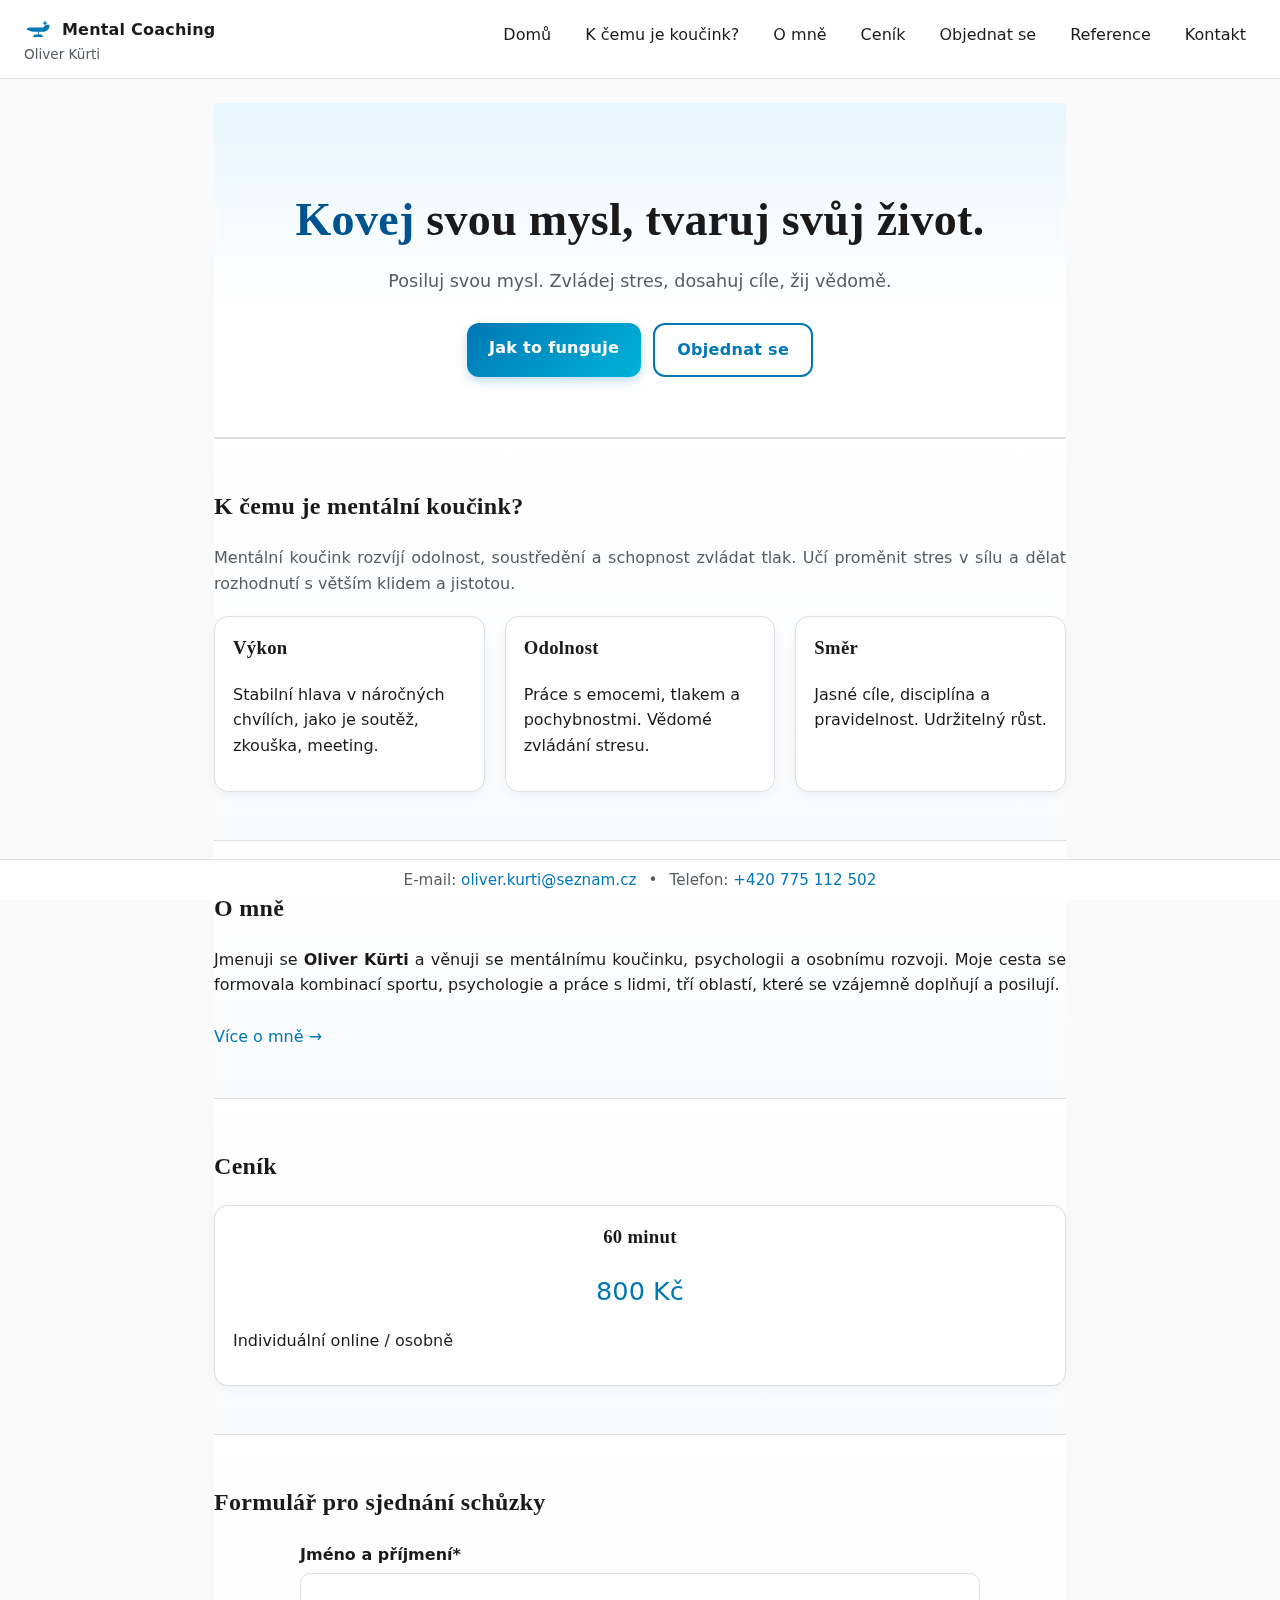
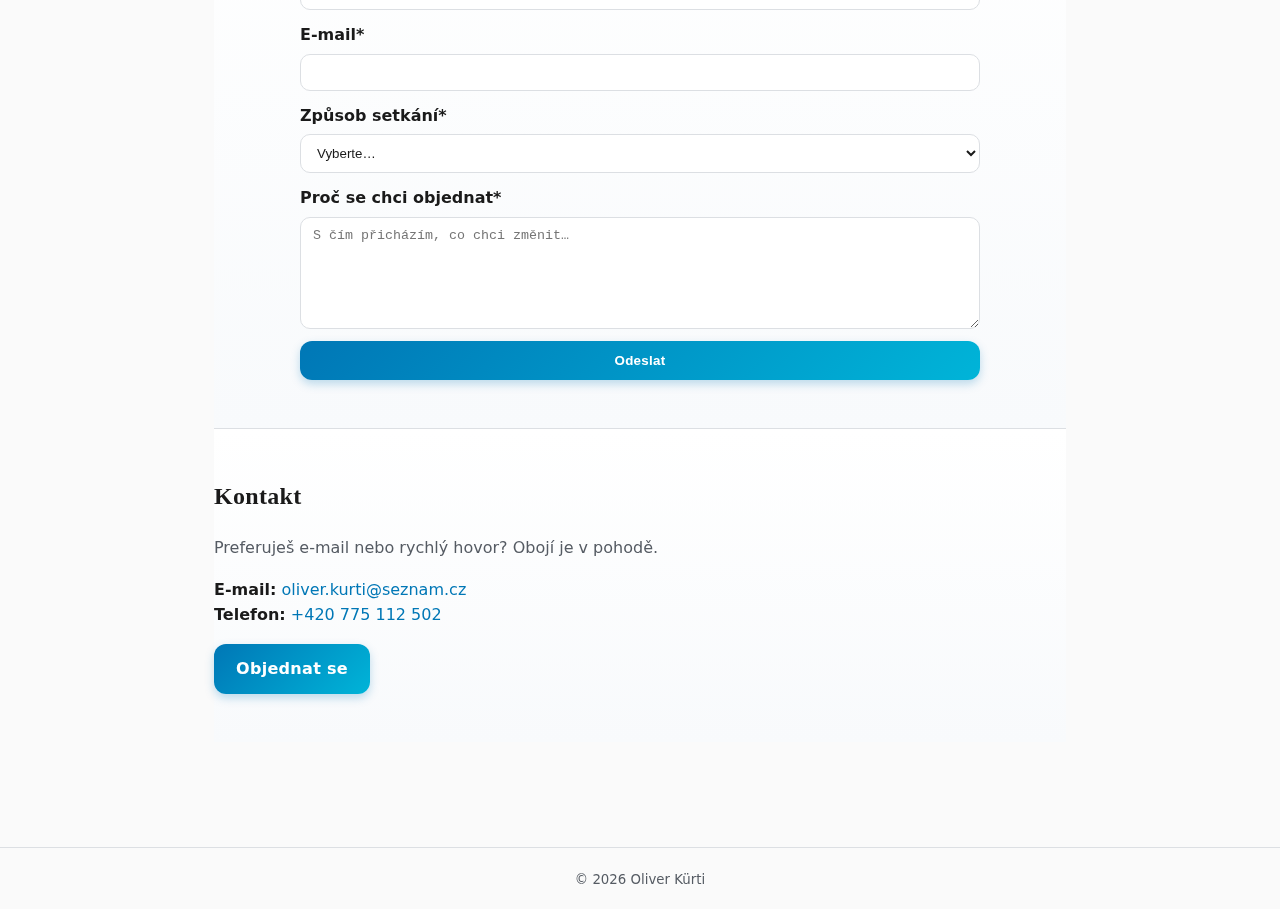
<file: index.html>
<!doctype html>
<html lang="cs">
<head>
  <meta charset="utf-8" />
  <meta name="viewport" content="width=device-width, initial-scale=1" />
  <title>Mental Coaching — Oliver Kürti</title>
  <meta name="description" content="Mentální koučink: výkon, odolnost, rovnováha. Oliver Kurti." />
  <link rel="stylesheet" href="style.css" />
  <link rel="icon" href="data:;base64,iVBORw0KGgo=" />
</head>
<body>
  <!-- HLAVIČKA (ponecháváme tvůj styl + logo kovadliny) -->
  <header class="site-header">
    <div class="brand-block">
      <div class="brand-row">
        <svg class="logo" viewBox="0 0 64 64" aria-hidden="true" focusable="false">
          <path d="M48 10 l2 4 l4 2 l-4 2 l-2 4 l-2-4 l-4-2 l4-2 z" fill="currentColor" opacity="0.95"/>
          <path d="M6 32 c6 0 10 4 16 4 h10 v6 h-8 l-4 6 h24 l-4-6 h-6 v-6 h10
                   c8 0 14-6 14-12 v-4 h-8 l-6 6 h-30 c-6 0-8 2-8 6z" fill="currentColor"/>
        </svg>
        <a class="brand" href="#domu">Mental Coaching</a>
      </div>
      <span class="subtitle">Oliver Kürti</span>
    </div>

    <nav class="nav">
      <a class="nav-link" href="#domu">Domů</a>
      <a class="nav-link" href="#proc">K čemu je koučink?</a>
      <a class="nav-link" href="#o-mne">O mně</a>
      <a class="nav-link" href="#cenik">Ceník</a>
      <a class="nav-link" href="#objednat">Objednat se</a>
      <a class="nav-link" href="#reference">Reference</a>
      <a class="nav-link" href="#kontakt">Kontakt</a>
    </nav>
  </header>

  <main id="domu" class="container">
    <!-- HERO -->
    <section class="hero hero-center">
      <h1><span class="accent">Kovej</span> svou mysl, tvaruj svůj život.</h1>
      <p class="lead">Posiluj svou mysl. Zvládej stres, dosahuj cíle, žij vědomě.</p>
      <div class="cta-row">
        <a class="btn" href="#proc">Jak to funguje</a>
        <a class="btn ghost" href="#objednat">Objednat se</a>
      </div>
    </section>

    <!-- K ČEMU JE KOUČINK -->
    <section id="proc" class="section">
      <h2>K čemu je mentální koučink?</h2>
      <p class="muted">
        Mentální koučink rozvíjí odolnost, soustředění a schopnost zvládat tlak.
        Učí proměnit stres v sílu a dělat rozhodnutí s větším klidem a jistotou.
      </p>
      <div class="features">
        <div class="feature"><h3>Výkon</h3><p>Stabilní hlava v náročných chvílích, jako je soutěž, zkouška, meeting.</p></div>
        <div class="feature"><h3>Odolnost</h3><p>Práce s emocemi, tlakem a pochybnostmi. Vědomé zvládání stresu.</p></div>
        <div class="feature"><h3>Směr</h3><p>Jasné cíle, disciplína a pravidelnost. Udržitelný růst.</p></div>
      </div>
    </section>

    <!-- O MNĚ -->
    <section id="o-mne" class="section">
      <h2>O mně</h2>
      <p>
        Jmenuji se <strong>Oliver Kürti</strong> a věnuji se mentálnímu koučinku, psychologii a osobnímu rozvoji.
        Moje cesta se formovala kombinací sportu, psychologie a práce s lidmi, tří oblastí, které se vzájemně doplňují a posilují.
      </p>
      <a class="card-link" href="o-mne.html" aria-label="Více o mně">Více o mně →</a>
    </section>

    <!-- CENÍK -->
    <section id="cenik" class="section">
      <h2>Ceník</h2>
      <div class="pricing">
        <div class="price-card">
          <h3>60 minut</h3>
          <div class="price">800 Kč</div>
          <p>Individuální online / osobně</p>
        </div>
    </section>

    <!-- OBJEDNÁVKA -->
    <section id="objednat" class="section">
      <h2>Formulář pro sjednání schůzky</h2>
      <!-- Varianta A: mailto (funguje hned) -->
      <form class="stack" action="mailto:oliver.kurti@seznam.cz" method="post" enctype="text/plain">
        <label>Jméno a příjmení*<input required name="jmeno" type="text" /></label>
        <label>E-mail*<input required name="email" type="email" /></label>
        <label>Způsob setkání*
          <select name="zpusob" required>
            <option value="">Vyberte…</option>
            <option>Koučink naživo</option>
            <option>Koučink on-line</option>
          </select>
        </label>
        <label>Proč se chci objednat*
          <textarea required name="duvod" rows="6" placeholder="S čím přicházím, co chci změnit…"></textarea>
        </label>
        <button class="btn" type="submit">Odeslat</button>
      </form>

      <!-- Varianta B (doporučeno): Formspree – až založíš endpoint, nahraď action="...":
      <form class="stack" action="https://formspree.io/f/TVUJ_KOD" method="POST"> ... </form>
      -->
    </section>

    <!-- KONTAKT sekce (duplicitně kvůli kotvě) -->
    <section id="kontakt" class="section">
      <h2>Kontakt</h2>
      <p class="muted">Preferuješ e-mail nebo rychlý hovor? Obojí je v pohodě.</p>
      <p><strong>E-mail:</strong> <a href="mailto:oliver.kurti@seznam.cz">oliver.kurti@seznam.cz</a><br>
         <strong>Telefon:</strong> <a href="tel:+420775112502">+420&nbsp;775&nbsp;112&nbsp;502</a></p>
      <a class="btn" href="#objednat">Objednat se</a>
    </section>
  </main>

  <!-- ÚZKÝ KONTAKTNÍ PÁS (sticky) -->
  <aside class="contact-bar">
    <div class="contact-content">
      <span>E-mail: <a href="mailto:oliver.kurti@seznam.cz">oliver.kurti@seznam.cz</a></span>
      <span>•</span>
      <span>Telefon: <a href="tel:+420775112502">+420&nbsp;775&nbsp;112&nbsp;502</a></span>
    </div>
  </aside>

  <footer class="site-footer">
    <small>© <span id="year"></span> Oliver Kürti</small>
  </footer>

  <script>
    document.getElementById('year').textContent = new Date().getFullYear();
  </script>
</body>
</html>
</file>
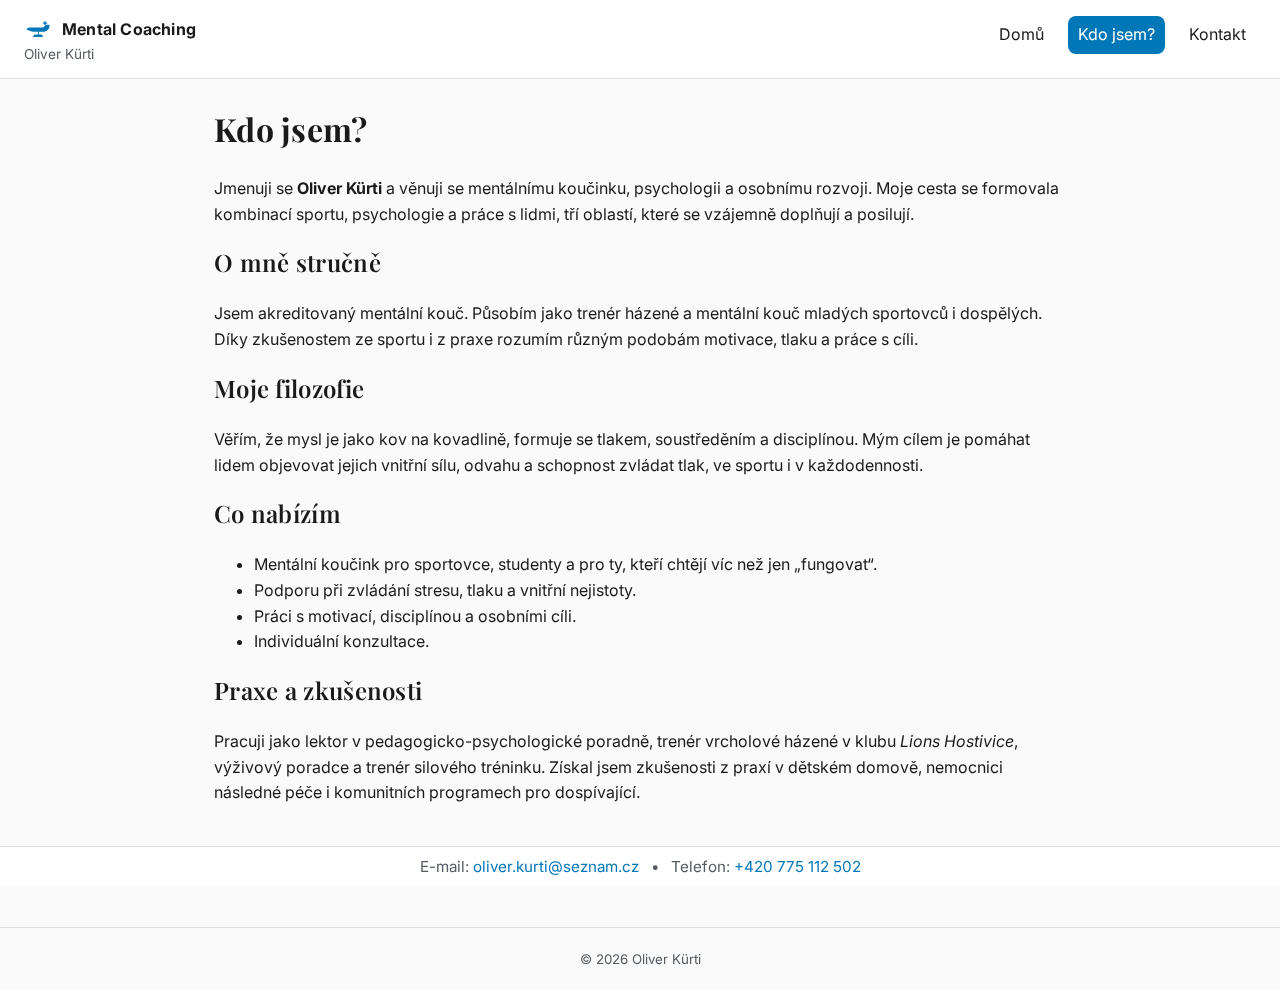
<file: Kdo-jsem.html>
<!doctype html>
<html lang="cs">
<head>
  <meta charset="utf-8" />
  <link href="https://fonts.googleapis.com/css2?family=Inter:wght@400;600&family=Playfair+Display:wght@600;700&display=swap" rel="stylesheet">
  <meta name="viewport" content="width=device-width, initial-scale=1" />
  <title>Kdo jsem? — Mental Coaching</title>
  <meta name="description" content="Kdo jsem, čemu se věnuji a jak pracuji." />
  <link rel="stylesheet" href="style.css" />
  <link rel="icon" href="data:;base64,iVBORw0KGgo=" />
</head>
<body>
  <header class="site-header">
    <div class="brand-block">
      <div class="brand-row">
        <svg class="logo" viewBox="0 0 64 64" aria-hidden="true" focusable="false">
          <path d="M48 10 l2 4 l4 2 l-4 2 l-2 4 l-2-4 l-4-2 l4-2 z" fill="currentColor" opacity="0.95"/>
          <path d="M6 32 c6 0 10 4 16 4 h10 v6 h-8 l-4 6 h24 l-4-6 h-6 v-6 h10
                   c8 0 14-6 14-12 v-4 h-8 l-6 6 h-30 c-6 0-8 2-8 6z" fill="currentColor"/>
        </svg>
        <a class="brand" href="index.html">Mental Coaching</a>
      </div>
      <span class="subtitle">Oliver Kürti</span>
    </div>

    <nav class="nav">
      <a class="nav-link" href="index.html">Domů</a>
      <a class="nav-link active" href="o-mne.html">Kdo jsem?</a>
      <a class="nav-link" href="kontakt.html">Kontakt</a>
    </nav>
  </header>

  <main class="container">
    <article class="prose">
      <h1>Kdo jsem?</h1>
      <p>
        Jmenuji se <strong>Oliver Kürti</strong> a věnuji se mentálnímu koučinku, psychologii a osobnímu rozvoji.
        Moje cesta se formovala kombinací sportu, psychologie a práce s lidmi, tří oblastí, které se vzájemně doplňují a posilují.
      </p>

      <h2>O mně stručně</h2>
      <p>
        Jsem akreditovaný mentální kouč. Působím jako trenér házené a mentální kouč mladých sportovců i dospělých.
        Díky zkušenostem ze sportu i z praxe rozumím různým podobám motivace, tlaku a práce s cíli.
      </p>

      <h2>Moje filozofie</h2>
      <p>
        Věřím, že mysl je jako kov na kovadlině, formuje se tlakem, soustředěním a disciplínou.
        Mým cílem je pomáhat lidem objevovat jejich vnitřní sílu, odvahu a schopnost zvládat tlak, ve sportu i v každodennosti.
      </p>

      <h2>Co nabízím</h2>
      <ul>
        <li>Mentální koučink pro sportovce, studenty a pro ty, kteří chtějí víc než jen „fungovat“.</li>
        <li>Podporu při zvládání stresu, tlaku a vnitřní nejistoty.</li>
        <li>Práci s motivací, disciplínou a osobními cíli.</li>
        <li>Individuální konzultace.</li>
      </ul>

      <h2>Praxe a zkušenosti</h2>
      <p>
        Pracuji jako lektor v pedagogicko-psychologické poradně, 
        trenér vrcholové házené v klubu <em>Lions Hostivice</em>,
        výživový poradce a trenér silového tréninku.
        Získal jsem zkušenosti z praxí v dětském domově, nemocnici následné péče i komunitních programech pro dospívající.
      </p>
    </article>
  </main>

  <!-- úzký kontaktní pás dole -->
  <aside class="contact-bar">
    <div class="contact-content">
      <span>E-mail: <a href="mailto:oliver.kurti@seznam.cz">oliver.kurti@seznam.cz</a></span>
      <span>•</span>
      <span>Telefon: <a href="tel:+420775112502">+420&nbsp;775&nbsp;112&nbsp;502</a></span>
    </div>
  </aside>

  <footer class="site-footer">
    <small>© <span id="year"></span> Oliver Kürti</small>
  </footer>
  <script>document.getElementById('year').textContent = new Date().getFullYear();</script>
</body>
</html>
</file>
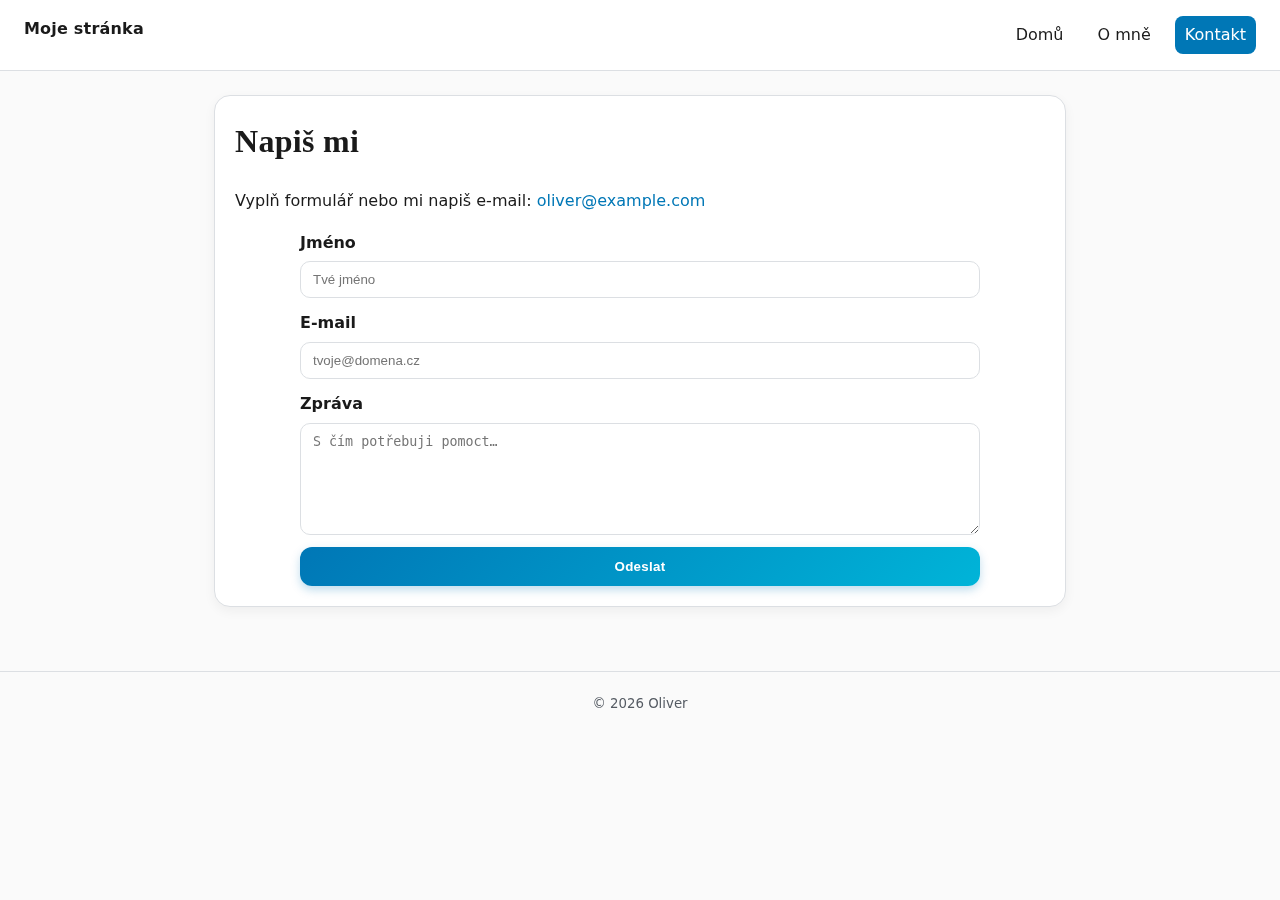
<file: kontakt.html>
<!doctype html>
<html lang="cs">
<head>
  <meta charset="utf-8" />
  <meta name="viewport" content="width=device-width, initial-scale=1" />
  <title>Kontakt — Moje stránka</title>
  <meta name="description" content="Jak mě kontaktovat a domluvit si spolupráci." />
  <link rel="stylesheet" href="style.css" />
  <link rel="icon" href="data:;base64,iVBORw0KGgo=" />
</head>
<body>
  <header class="site-header">
    <a class="brand" href="index.html">Moje stránka</a>
    <nav class="nav">
      <a class="nav-link" href="index.html">Domů</a>
      <a class="nav-link" href="o-mne.html">O mně</a>
      <a class="nav-link active" href="kontakt.html">Kontakt</a>
    </nav>
  </header>

  <main class="container">
    <section class="card form-card">
      <h1>Napiš mi</h1>
      <p>Vyplň formulář nebo mi napiš e-mail: <a href="mailto:oliver@example.com">oliver@example.com</a></p>

      <!-- Varianta A: mailto (funguje hned) -->
      <form action="mailto:oliver@example.com" method="post" enctype="text/plain">
        <label>
          Jméno
          <input required name="jmeno" type="text" placeholder="Tvé jméno" />
        </label>
        <label>
          E-mail
          <input required name="email" type="email" placeholder="tvoje@domena.cz" />
        </label>
        <label>
          Zpráva
          <textarea required name="zprava" rows="6" placeholder="S čím potřebuji pomoct…"></textarea>
        </label>
        <button class="btn" type="submit">Odeslat</button>
      </form>

      <!--
        Varianta B: Formspree (doporučeno)
        1) založ si účet na formspree.io
        2) vytvoř endpoint a nahraď akci níže, např. action="https://formspree.io/f/abcde"
        <form action="https://formspree.io/f/TVUJ_KOD" method="POST">
          ...
        </form>
      -->
    </section>
  </main>

  <footer class="site-footer">
    <small>© <span id="year"></span> Oliver</small>
  </footer>
  <script>document.getElementById('year').textContent = new Date().getFullYear();</script>
</body>
</html>
</file>
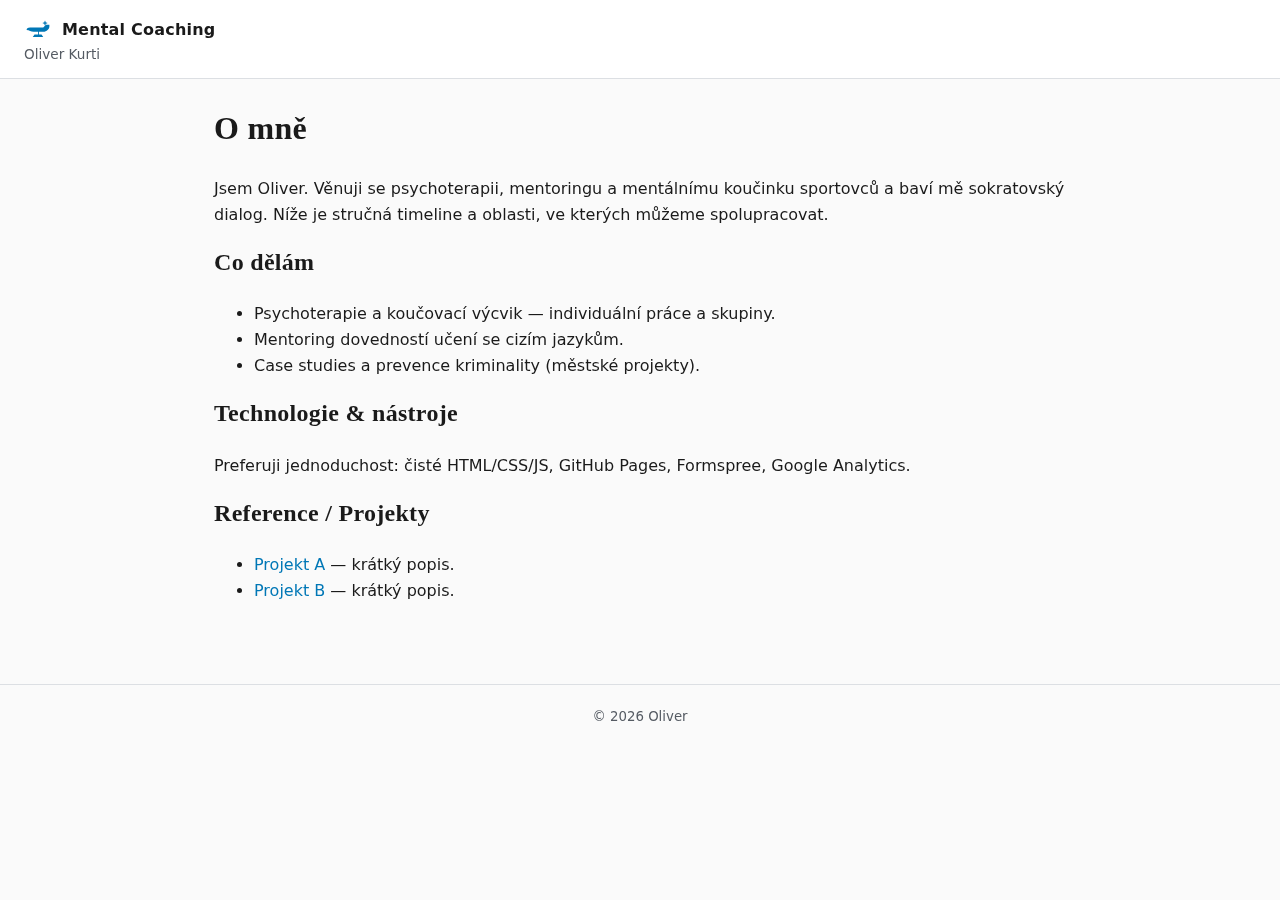
<file: o mně.html>
<!doctype html>
<html lang="cs">
<head>
  <meta charset="utf-8" />
  <meta name="viewport" content="width=device-width, initial-scale=1" />
  <title>O mně — Moje stránka</title>
  <meta name="description" content="Kdo jsem, čemu se věnuji a jak pracuji." />
  <link rel="stylesheet" href="style.css" />
  <link rel="icon" href="data:;base64,iVBORw0KGgo=" />
</head>
<body>
  <header class="site-header">
    <div class="brand-block">
  <div class="brand-row">
    <!-- Logo: kovadlina + jiskra (inline SVG, mění barvu podle --accent) -->
    <svg class="logo" viewBox="0 0 64 64" aria-hidden="true" focusable="false">
      <!-- jiskra (mentální aha-moment) -->
      <path d="M48 10 l2 4 l4 2 l-4 2 l-2 4 l-2-4 l-4-2 l4-2 z" fill="currentColor" opacity="0.9"/>
      <!-- kovadlina -->
      <path d="M6 32
               c6 0 10 4 16 4 h10 v6 h-8 l-4 6 h24 l-4-6 h-6 v-6 h10
               c8 0 14-6 14-12 v-4 h-8 l-6 6 h-30 c-6 0-8 2-8 6z"
            fill="currentColor"/>
    </svg>
    <a class="brand" href="index.html">Mental Coaching</a>
  </div>
  <span class="subtitle">Oliver Kurti</span>
</div>
  </header>

  <main class="container">
    <article class="prose">
      <h1>O mně</h1>
      <p>
        Jsem Oliver. Věnuji se psychoterapii, mentoringu a mentálnímu koučinku sportovců
        a baví mě sokratovský dialog. Níže je stručná timeline a oblasti, ve kterých můžeme spolupracovat.
      </p>

      <h2>Co dělám</h2>
      <ul>
        <li>Psychoterapie a koučovací výcvik — individuální práce a skupiny.</li>
        <li>Mentoring dovedností učení se cizím jazykům.</li>
        <li>Case studies a prevence kriminality (městské projekty).</li>
      </ul>

      <h2>Technologie & nástroje</h2>
      <p>Preferuji jednoduchost: čisté HTML/CSS/JS, GitHub Pages, Formspree, Google Analytics.</p>

      <h2>Reference / Projekty</h2>
      <ul>
        <li><a href="#" rel="noopener">Projekt A</a> — krátký popis.</li>
        <li><a href="#" rel="noopener">Projekt B</a> — krátký popis.</li>
      </ul>
    </article>
  </main>

  <footer class="site-footer">
    <small>© <span id="year"></span> Oliver</small>
  </footer>
  <script>document.getElementById('year').textContent = new Date().getFullYear();</script>
</body>
</html>
</file>
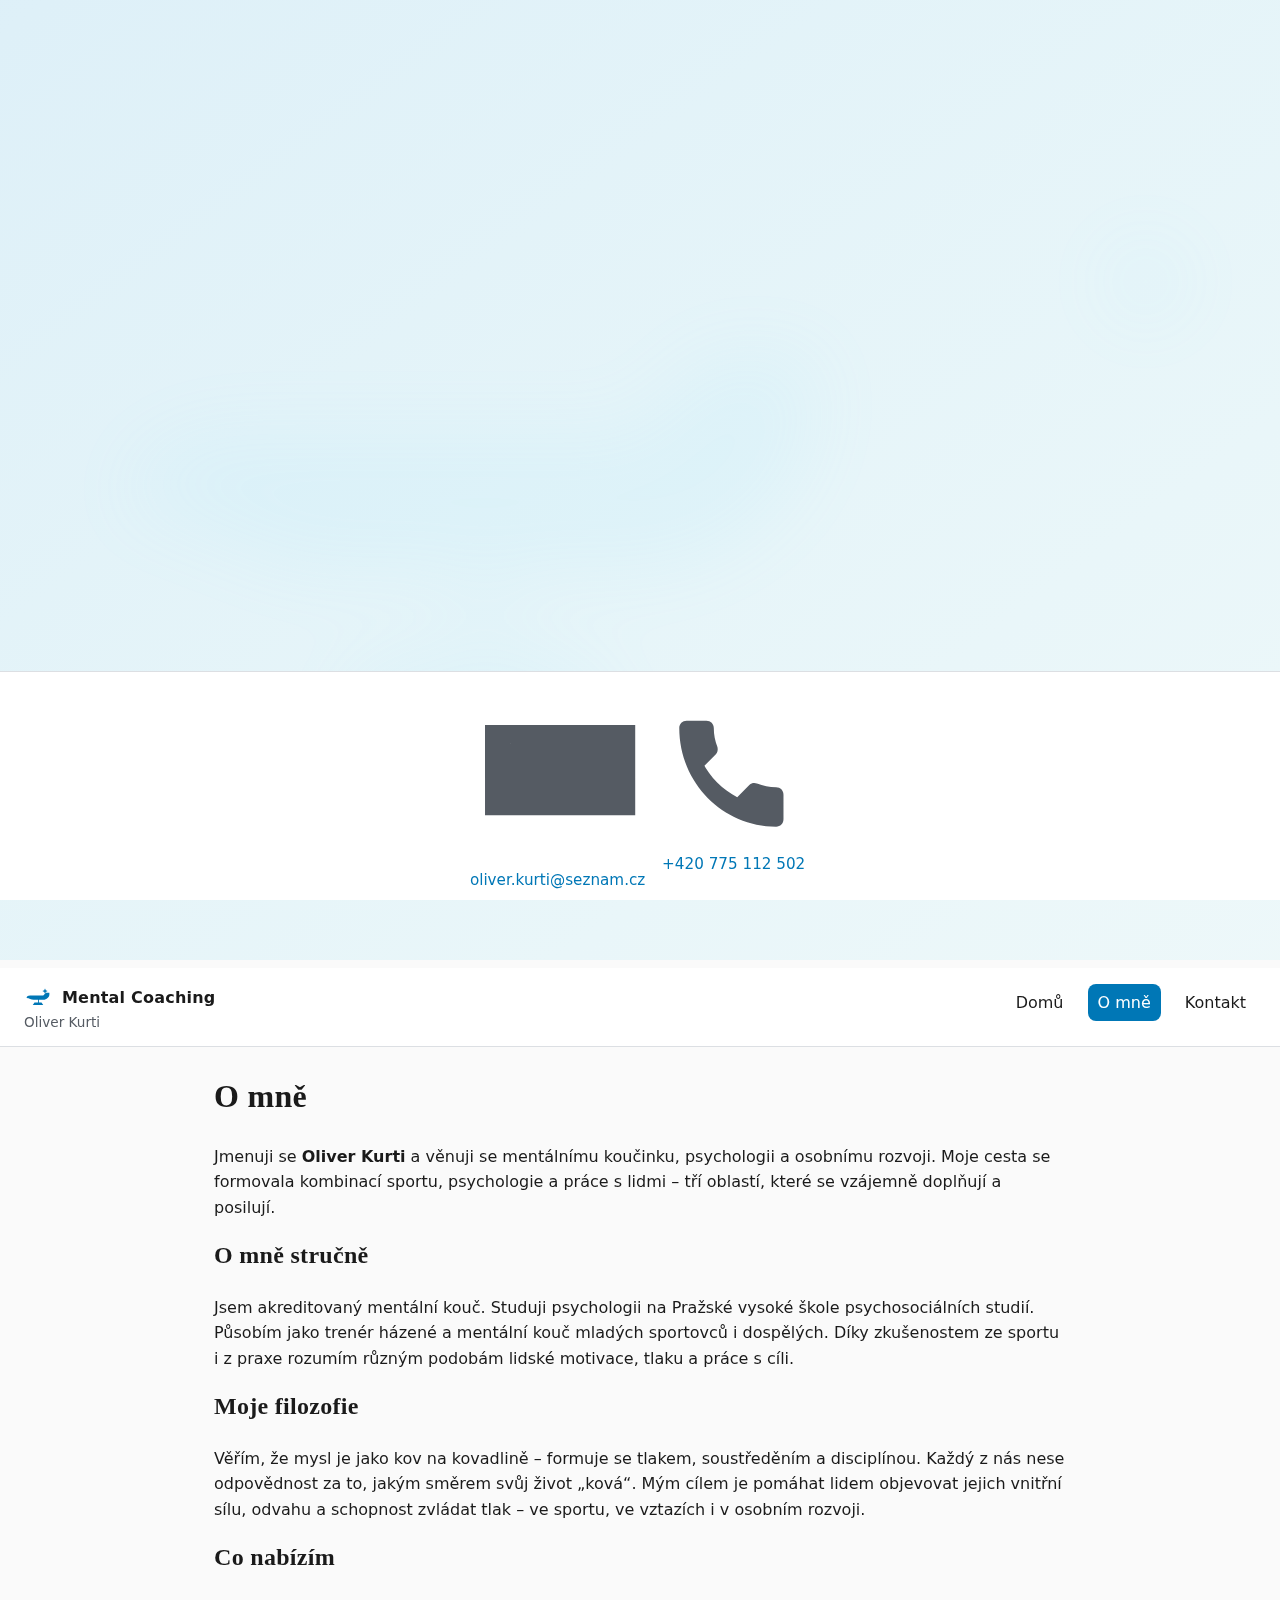
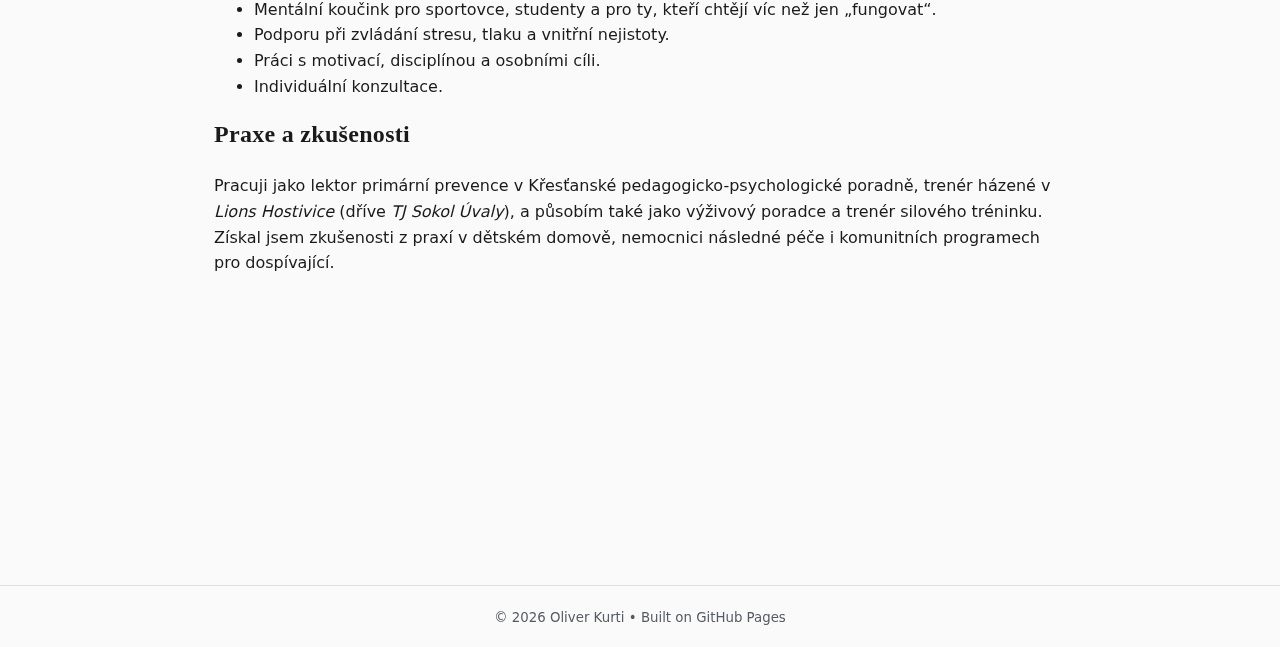
<file: o-mne.html>
<!doctype html>
<html lang="cs">
<head>
  <meta charset="utf-8" />
  <meta name="viewport" content="width=device-width, initial-scale=1" />
  <title>O mně — Mental Coaching</title>
  <meta name="description" content="Kdo jsem, čemu se věnuji a jak pracuji." />
  <link rel="stylesheet" href="style.css" />
  <link rel="icon" href="data:;base64,iVBORw0KGgo=" />
  <meta property="og:title" content="O mně — Mental Coaching" />
  <meta property="og:description" content="Mentální koučink, psychologie a osobní rozvoj — Oliver Kurti." />
</head>
<body>
  <!-- dekorativní pozadí (kovadlina / watermark) -->
  <div class="bg-anvil" aria-hidden="true">
    <svg viewBox="0 0 800 600" preserveAspectRatio="xMidYMid slice" role="presentation">
      <defs>
        <linearGradient id="grad" x1="0" y1="0" x2="1" y2="1">
          <stop offset="0%" stop-color="#0ea5e9" stop-opacity="0.12"/>
          <stop offset="100%" stop-color="#22d3ee" stop-opacity="0.06"/>
        </linearGradient>
        <filter id="blur"><feGaussianBlur stdDeviation="20"/></filter>
      </defs>
      <rect width="100%" height="100%" fill="url(#grad)"/>
      <g fill="#7cdaf9" opacity="0.08" filter="url(#blur)" transform="translate(80,140) scale(1.2)">
        <path d="M0 150c40 0 65 30 110 30h70v48h-52l-26 44h160l-26-44h-44v-48h68c56 0 98-42 98-84v-28h-56l-38 40H64c-40 0-64 14-64 42z"/>
        <path d="M530 0 l10 20 20 10 -20 10 -10 20 -10-20 -20-10 20-10z" />
      </g>
    </svg>
  </div>

  <header class="site-header">
    <div class="brand-block">
      <div class="brand-row">
        <svg class="logo" viewBox="0 0 64 64" aria-hidden="true" focusable="false">
          <path d="M48 10 l2 4 l4 2 l-4 2 l-2 4 l-2-4 l-4-2 l4-2 z" fill="currentColor" opacity="0.95"/>
          <path d="M6 32
                   c6 0 10 4 16 4 h10 v6 h-8 l-4 6 h24 l-4-6 h-6 v-6 h10
                   c8 0 14-6 14-12 v-4 h-8 l-6 6 h-30 c-6 0-8 2-8 6z"
                fill="currentColor"/>
        </svg>
        <a class="brand" href="index.html">Mental Coaching</a>
      </div>
      <span class="subtitle">Oliver Kurti</span>
    </div>

    <nav class="nav">
      <a class="nav-link" href="index.html">Domů</a>
      <a class="nav-link active" href="o-mne.html">O mně</a>
      <a class="nav-link" href="kontakt.html">Kontakt</a>
    </nav>
  </header>

  <main class="container">
    <article class="prose">
      <h1>O mně</h1>
      <p>
        Jmenuji se <strong>Oliver Kurti</strong> a věnuji se mentálnímu koučinku, psychologii a osobnímu rozvoji.
        Moje cesta se formovala kombinací sportu, psychologie a práce s lidmi – tří oblastí, které se vzájemně doplňují a posilují.
      </p>

      <h2>O mně stručně</h2>
      <p>
        Jsem akreditovaný mentální kouč. Studuji psychologii na Pražské vysoké škole psychosociálních studií.
        Působím jako trenér házené a mentální kouč mladých sportovců i dospělých. Díky zkušenostem ze sportu i z praxe
        rozumím různým podobám lidské motivace, tlaku a práce s cíli.
      </p>

      <h2>Moje filozofie</h2>
      <p>
        Věřím, že mysl je jako kov na kovadlině – formuje se tlakem, soustředěním a disciplínou.
        Každý z nás nese odpovědnost za to, jakým směrem svůj život „ková“. Mým cílem je pomáhat lidem
        objevovat jejich vnitřní sílu, odvahu a schopnost zvládat tlak – ve sportu, ve vztazích i v osobním rozvoji.
      </p>

      <h2>Co nabízím</h2>
      <ul>
        <li>Mentální koučink pro sportovce, studenty a pro ty, kteří chtějí víc než jen „fungovat“.</li>
        <li>Podporu při zvládání stresu, tlaku a vnitřní nejistoty.</li>
        <li>Práci s motivací, disciplínou a osobními cíli.</li>
        <li>Individuální konzultace.</li>
      </ul>

      <h2>Praxe a zkušenosti</h2>
      <p>
        Pracuji jako lektor primární prevence v Křesťanské pedagogicko-psychologické poradně,
        trenér házené v <em>Lions Hostivice</em> (dříve <em>TJ Sokol Úvaly</em>), a působím také
        jako výživový poradce a trenér silového tréninku. Získal jsem zkušenosti z praxí v dětském domově,
        nemocnici následné péče i komunitních programech pro dospívající.
      </p>
    </article>
  </main>

  <!-- kontaktní pásek dole (sticky) -->
  <aside class="contact-bar">
    <div class="contact-content">
      <div class="contact-item">
        <svg viewBox="0 0 24 24" aria-hidden="true"><path d="M2 6l10 7L22 6v12H2zM2 6l10 7 10-7H2z" fill="currentColor"/></svg>
        <a href="mailto:oliver.kurti@seznam.cz">oliver.kurti@seznam.cz</a>
      </div>
      <div class="contact-item">
        <svg viewBox="0 0 24 24" aria-hidden="true"><path d="M6.6 10.8c1.2 2.4 3.2 4.4 5.6 5.6l2-2c.3-.3.8-.4 1.2-.2 1 .4 2 .6 3.1.6.7 0 1.2.5 1.2 1.2V20c0 .7-.5 1.2-1.2 1.2C9.9 21.2 2.8 14.1 2.8 5.2 2.8 4.5 3.3 4 4 4h3.2c.7 0 1.2.5 1.2 1.2 0 1.1.2 2.1.6 3.1.1.4 0 .9-.3 1.2l-2.1 2.1z" fill="currentColor"/></svg>
        <a href="tel:+420775112502">+420&nbsp;775&nbsp;112&nbsp;502</a>
      </div>
    </div>
  </aside>

  <footer class="site-footer">
    <small>© <span id="year"></span> Oliver Kurti • Built on GitHub Pages</small>
  </footer>

  <script>
    document.getElementById('year').textContent = new Date().getFullYear();
  </script>
</body>
</html>
</file>
<file: style.css>
/* ===================== SVĚTLÁ TÉMA — Mental Coaching ===================== */
:root{
  --bg:#fafafa;
  --panel:#ffffff;
  --text:#1a1a1a;
  --muted:#555b63;
  --accent:#0077b6;          /* hlavní modrý akcent (globální) */
  --accent-light:#00b4d8;
  --line:#dcdfe3;

  /* Výška sticky hlavičky (přepíše ji JS podle skutečné výšky) */
  --header-h: 72px;
}

/* ====== RESET & TYPOGRAFIE ====== */
*{box-sizing:border-box;}
html,body{margin:0;padding:0;}
html{
  scroll-behavior:smooth;
  scroll-padding-top: 0;   /* žádný padding na <html> */
}
body{
  background:var(--bg);
  color:var(--text);
  font-family:'Inter',system-ui,sans-serif;
  font-size:16px;
  line-height:1.6;
}

/* Nadpisy (Playfair Display) */
h1,h2,h3,h4{
  font-family:'Playfair Display',serif;
  color:var(--text);
  letter-spacing:0.3px;
  margin-top:0;
}
h1{font-weight:700;}
h2,h3{font-weight:600;}

/* Odkazy */
a{color:var(--accent);text-decoration:none;transition:.2s;}
a:hover{text-decoration:underline;}

/* Kontejner */
.container{max-width:900px;margin:0 auto;padding:24px;}

/* ===================== HLAVIČKA ===================== */
.site-header{
  display:flex;justify-content:space-between;align-items:flex-start;
  gap:16px;padding:16px 24px;
  border-bottom:1px solid var(--line);
  background:rgba(255,255,255,0.9);
  position:sticky;top:0;z-index:10;
  backdrop-filter:saturate(150%) blur(8px);
}
.brand-block{display:flex;flex-direction:column;line-height:1.2;}
.brand-row{display:flex;align-items:center;gap:10px;}
.logo{width:28px;height:28px;color:var(--accent);}
.brand{font-weight:700;letter-spacing:.2px;color:var(--text);}
.subtitle{font-size:.85rem;color:var(--muted);margin-top:2px;}
.nav{display:flex;gap:14px;margin-left:auto;}
.nav-link{padding:6px 10px;border-radius:8px;color:var(--text);}
.nav-link.active,.nav-link:hover{background:var(--accent);color:#fff;text-decoration:none;}

/* ===================== HERO ===================== */
.hero{
  padding:80px 0 60px;
  text-align:center;
  background:linear-gradient(180deg,#e8f6ff 0%,#ffffff 60%);
  border-bottom:1px solid var(--line);
}
/* tmavší modrá jen pro zvýrazněné slovo v hero nadpisu */
.hero h1{
  font-size: clamp(32px, 5vw, 46px);
  margin-bottom: 10px;
  color: var(--text);
}
.hero h1 span.accent{
  color:#00548f; /* tmavší modrá */
}

.hero p.lead{
  color:var(--muted);
  margin-top:8px;
  font-size:1.1rem;
  max-width:680px;
  margin-left:auto;margin-right:auto;
}
.cta-row{
  display:flex;gap:12px;justify-content:center;
  margin-top:28px;flex-wrap:wrap;
}

/* ===================== TLAČÍTKA ===================== */
.btn{
  display:inline-block;
  padding:12px 22px;
  border-radius:12px;
  border:none;
  font-weight:600;
  letter-spacing:.3px;
  color:#fff;
  background:linear-gradient(135deg,var(--accent),var(--accent-light));
  box-shadow:0 4px 10px rgba(0,119,182,.25);
  transition:transform .15s ease, box-shadow .2s ease, background .3s ease;
}
.btn:hover{ transform:translateY(-2px); box-shadow:0 6px 14px rgba(0,119,182,.3); }
.btn.ghost{
  background:transparent;color:var(--accent);
  border:2px solid var(--accent); box-shadow:none;
}
.btn.ghost:hover{ background:var(--accent); color:#fff; }

/* ===================== SEKCE ===================== */
.section{
  padding:48px 0;
  border-top:1px solid var(--line);
  background:linear-gradient(180deg,#ffffff 0%,#f8fafc 100%);
  scroll-margin-top: var(--header-h);   /* rezerva i při ručním skrolu na ID */
}
.section:first-of-type{ border-top:none; }
.muted{color:var(--muted);}

.section p {
  text-align: justify;
  text-justify: inter-word;
}

.feature p {
  text-align: left;           /* zarovnání nalevo */
  text-justify: auto;         /* vypne roztažené mezery */
}

/* ===================== KARTY / GRID ===================== */
.cards{
  display:grid;grid-template-columns:repeat(auto-fit,minmax(240px,1fr));
  gap:20px;margin-top:32px;
}
.card{
  background:var(--panel);border:1px solid var(--line);border-radius:16px;padding:20px;
  box-shadow:0 4px 12px rgba(0,0,0,.05);
}
.card h2{margin:0 0 8px;}
.card-link{display:inline-block;margin-top:10px;color:var(--accent);}
.card-link:hover{text-decoration:underline;}

/* ===================== FUNKČNÍ BLOKY (features, pricing, testimonials) ===================== */
.features,.pricing,.testimonials{
  display:grid;
  grid-template-columns:repeat(auto-fit,minmax(260px,1fr));
  gap:20px;margin-top:20px;
}
.feature,.price-card,blockquote{
  background:var(--panel);
  border:1px solid var(--line);
  border-radius:14px;
  padding:16px 18px;
  box-shadow:0 3px 10px rgba(0,0,0,0.04);
}
.price-card{text-align:center;}
.price{font-size:1.6rem;color:var(--accent);margin:6px 0 8px;}
blockquote footer{margin-top:8px;color:var(--muted);font-size:.9rem;}

/* ===================== FORMULÁŘ ===================== */
form{display:grid;gap:12px;max-width:680px;margin:auto;}
label{display:grid;gap:6px;font-weight:600;}
input,textarea,select{
  background:#fff;color:var(--text);
  border:1px solid var(--line);
  border-radius:10px;padding:10px 12px;outline:none;
}
input:focus,textarea:focus,select:focus{
  border-color:var(--accent);
  box-shadow:0 0 0 3px rgba(0,119,182,.15);
}

/* ===================== KONTAKTNÍ PÁS ===================== */
.contact-bar{
  position:sticky;bottom:0;z-index:5;
  background:#fff;border-top:1px solid var(--line);
}
.contact-content{
  max-width:900px;margin:0 auto;padding:8px 16px;
  display:flex;gap:12px;align-items:center;justify-content:center;flex-wrap:wrap;
  font-size:.95rem;color:var(--muted);
}
.contact-content a{color:var(--accent);}
.contact-content a:hover{text-decoration:underline;}

/* ===================== PATIČKA ===================== */
.site-footer{
  border-top:1px solid var(--line);
  padding:18px 24px;
  color:var(--muted);
  text-align:center;
  margin-top:40px;
}

/* ===================== RESPONSIVITA ===================== */
@media (max-width:640px){
  .site-header{
    flex-direction:column;align-items:flex-start;
    padding:10px 16px;            /* menší vnitřní odsazení */
  }
  .brand-row{ gap:6px; }          /* menší rozestup logo–text */
  .brand{ font-size:1rem; }       /* menší text značky */
  .nav{ margin-top:4px; flex-wrap:wrap; gap:6px; }
  .nav-link{ padding:4px 8px; font-size:.95rem; }

  .cards,.features,.pricing,.testimonials{ grid-template-columns:1fr; }
}


html {
  scroll-behavior: smooth;
  scroll-padding-top: 0;
}

.section,
.hero {
  scroll-margin-top: calc(var(--header-h) - 6px);
}

/* Odsazení cíle při prokliku – jen scroll-margin, bez scroll-padding na <html> */


.team-figure {
  margin: 8px 0 12px;         /* menší mezery nad a pod */
  background: none;           /* odstraní bílý panel */
  border: none;               /* odstraní rámeček */
  border-radius: 0;           /* rovné hrany */
  box-shadow: none;           /* žádný stín */
  transition: none;           /* vypne animace */
}

.team-photo {
  display: block;
  width: 100%;
  max-height: 400px;        /* výšku můžeš měnit podle chuti */
  object-fit: cover;        /* zachová proporce a fotku „ořízne“ */
  border-radius: 12px;
  margin: 0 auto;
}

}

@media (max-width: 640px) {
  .team-photo {
    max-height: 500px;     /* omezí výšku, ale zachová celý obrázek */
  }
}

.team-figure figcaption {
  padding: 10px 14px;
  font-size: .95rem;
  color: var(--muted);
  text-align: center;
}
</file>
